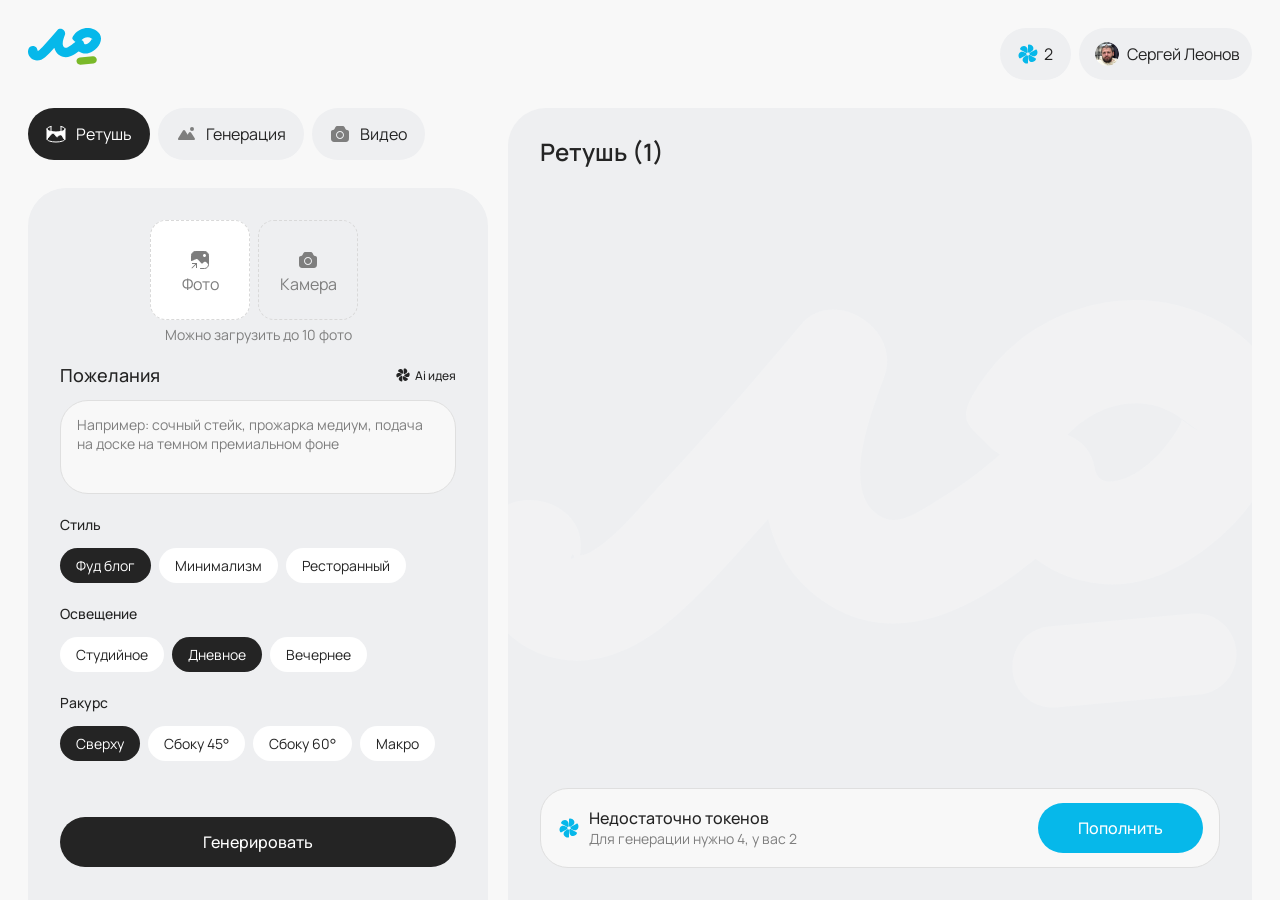
<file: index.html>
<!DOCTYPE html>
<html lang="ru">

<head>
	<meta charset="UTF-8">
	<meta name="viewport" content="width=device-width, initial-scale=1.0">
	<title>Главная</title>
	<link rel="stylesheet" href="css/style.css">
	<link rel="stylesheet" href="css/splide-core.min.css">
</head>

<body class="main_page">
	<header>
		<div class="container">
			<a href="index.html" class="logo">
				<img src="img/icons/logo.svg" alt="">
			</a>

			<a href="shop.html" class="generations">
				<img src="img/icons/generation-icon.svg" alt="">
				<span>2</span>
			</a>

			<a href="profile.html" class="profile">
				<div class="profile-avatar">
					<img src="img/avatar.png" alt="">
				</div>
				<div class="profile-nickname">Сергей Леонов</div>
			</a>

			<!--<a href="auth.html" class="auth">Войти</a>-->
		</div>
	</header>

	<main class="tab-system">
		<aside class="main-sidebar">
			<div class="head">
				<button class="tab-trigger component_tag _active" data-tab="retouch">
					<svg width="24" height="24" viewBox="0 0 24 24" fill="none" xmlns="http://www.w3.org/2000/svg">
						<path class="fill" d="M21 18V7L19 9L12 10L5 9L3 7V17L8 11.5H10L12.5 14.5H13.5L15.5 13H17.5L20 17L21 18Z"
							fill="#7E7E7E" />
						<path class="stroke"
							d="M3 17L6.03914 13.4543C7.24119 12.0519 7.84222 11.3507 8.58666 11.2437C8.82846 11.209 9.07458 11.2188 9.31284 11.2727C10.0464 11.4388 10.5896 12.1857 11.676 13.6794L11.9869 14.107C12.2379 14.4521 12.3633 14.6246 12.5031 14.7213C12.8185 14.9396 13.2311 14.9582 13.5649 14.7691C13.7128 14.6854 13.8533 14.5248 14.1342 14.2038C14.7172 13.5374 15.0088 13.2043 15.3126 13.0352C15.9993 12.6532 16.846 12.7087 17.4769 13.177C17.7562 13.3842 18.0017 13.7526 18.4929 14.4893L20.5 17.5"
							stroke="#7E7E7E" />
						<path class="stroke" d="M7 9.5V4.5M17 9.5V4.5" stroke="#7E7E7E" stroke-linecap="round" />
						<path class="stroke" d="M3 17V7M21 7V17" stroke="#7E7E7E" stroke-linecap="round" />
						<path class="stroke"
							d="M17.0198 4.50998C18.6218 4.86883 19.8353 5.38985 20.4812 5.99615C21.127 6.60244 21.1711 7.26189 20.6067 7.87715C20.0424 8.49242 18.8996 9.03091 17.347 9.41315C15.7944 9.79539 13.9143 10.0011 11.9842 10C10.054 9.99886 8.17609 9.79092 6.62756 9.40686C5.07902 9.0228 3.94192 8.48297 3.38408 7.86705C2.82624 7.25112 2.87721 6.59173 3.52947 5.9862C4.18173 5.38067 5.40073 4.86107 7.00654 4.50411"
							stroke="#7E7E7E" stroke-linecap="round" />
						<path class="stroke"
							d="M21 17C21 17.7956 20.0518 18.5587 18.364 19.1213C16.6761 19.6839 14.3869 20 12 20C9.61305 20 7.32387 19.6839 5.63604 19.1213C3.94821 18.5587 3 17.7956 3 17"
							stroke="#7E7E7E" />
					</svg>
					<span>Ретушь</span>
				</button>
				<button class="tab-trigger component_tag" data-tab="generation">
					<svg width="24" height="24" viewBox="0 0 24 24" fill="none" xmlns="http://www.w3.org/2000/svg">
						<circle class="stroke" cx="18" cy="7" r="1" stroke="#7E7E7E" stroke-width="2" stroke-linecap="round" />
						<path class="fill"
							d="M5.18601 18H14.814C15.7609 18 16.3348 16.9546 15.8264 16.1557L11.0124 8.5909C10.5408 7.84991 9.45915 7.84991 8.98761 8.59091L4.17361 16.1557C3.66524 16.9546 4.2391 18 5.18601 18Z"
							fill="#7E7E7E" />
						<path class="fill"
							d="M12.2422 18H19.7578C20.7162 18 21.2879 16.9318 20.7562 16.1344L16.9985 10.4977C16.5235 9.78521 15.4765 9.78521 15.0015 10.4977L11.2438 16.1344C10.7121 16.9318 11.2838 18 12.2422 18Z"
							fill="#7E7E7E" />
					</svg>
					<span>Генерация</span>
				</button>
				<button class="tab-trigger component_tag" data-tab="video">
					<svg width="24" height="24" viewBox="0 0 24 24" fill="none" xmlns="http://www.w3.org/2000/svg">
						<path class="fill"
							d="M14.5098 4C14.7551 4 14.878 3.99975 14.9912 4.0127C15.583 4.08048 16.1142 4.4092 16.4395 4.9082C16.5017 5.00375 16.5572 5.11341 16.667 5.33301L17.4873 6.97461C17.8013 7.60263 18.4434 7.99985 19.1455 8C20.1695 8 21 8.8305 21 9.85449V14.8574C21 16.8618 20.9997 17.8639 20.54 18.5957C20.3003 18.9773 19.9773 19.3003 19.5957 19.54C18.8639 19.9997 17.8618 20 15.8574 20H8.14258C6.13821 20 5.13605 19.9997 4.4043 19.54C4.02269 19.3003 3.69974 18.9773 3.45996 18.5957C3.00029 17.8639 3 16.8618 3 14.8574V9.85449C3 8.8305 3.8305 8 4.85449 8C5.55662 7.99985 6.19868 7.60263 6.5127 6.97461L7.33301 5.33301C7.44281 5.11341 7.49829 5.00375 7.56055 4.9082C7.88583 4.4092 8.417 4.08048 9.00879 4.0127C9.12205 3.99975 9.24493 4 9.49023 4H14.5098ZM12 9C9.79086 9 8 10.7909 8 13C8 15.2091 9.79086 17 12 17C14.2091 17 16 15.2091 16 13C16 10.7909 14.2091 9 12 9ZM12 10C13.6569 10 15 11.3431 15 13C15 14.6569 13.6569 16 12 16C10.3431 16 9 14.6569 9 13C9 11.3431 10.3431 10 12 10Z"
							fill="#7E7E7E" />
					</svg>
					<span>Видео</span>
				</button>
			</div>

			<div class="body">
				<section class="tab-content _active" data-tab="retouch">
					<div>
						<div class="actions">
							<label class="upload-photo">
								<input type="file" accept="image/*" multiple>
								<svg width="24" height="24" viewBox="0 0 24 24" fill="none" xmlns="http://www.w3.org/2000/svg">
									<mask id="mask0_142_7257" style="mask-type:alpha" maskUnits="userSpaceOnUse" x="3" y="3" width="18"
										height="18">
										<path
											d="M3 12C3 9.20435 3 7.80653 3.45672 6.7039C4.06569 5.23373 5.23373 4.06569 6.7039 3.45672C7.80653 3 9.20435 3 12 3C14.7956 3 16.1935 3 17.2961 3.45672C18.7663 4.06569 19.9343 5.23373 20.5433 6.7039C21 7.80653 21 9.20435 21 12V13.8C21 16.7998 21 18.2997 20.2361 19.3511C19.9893 19.6907 19.6907 19.9893 19.3511 20.2361C18.2997 21 16.7998 21 13.8 21H10.2C7.20021 21 5.70032 21 4.64886 20.2361C4.30928 19.9893 4.01065 19.6907 3.76393 19.3511C3 18.2997 3 16.7998 3 13.8V12Z"
											fill="black" />
									</mask>
									<g mask="url(#mask0_142_7257)">
										<path fill-rule="evenodd" clip-rule="evenodd"
											d="M13.012 -0.556386C16.7773 -0.765568 18.6601 -0.870003 19.8949 0.234629C21.1296 1.33941 21.2345 3.22215 21.4437 6.98756L21.9495 16.0901C21.977 16.5839 21.5838 17.0002 21.0892 17.0003C21.0321 17.0003 20.9772 16.9772 20.9368 16.9368L18.971 14.971C18.4533 14.4533 18.1941 14.1939 17.9173 14.051C17.3421 13.7543 16.6586 13.7544 16.0833 14.051C15.8064 14.1939 15.5466 14.453 15.0286 14.971C14.7596 15.24 14.6247 15.3744 14.4818 15.4465C14.1846 15.5966 13.8327 15.5889 13.5423 15.426C13.4026 15.3477 13.2733 15.2077 13.0159 14.927L11.3226 13.0794C10.1601 11.8112 9.5786 11.1767 8.91536 11.0569C8.25207 10.9373 7.22577 11.4604 5.17415 12.5061C4.59542 12.8011 4.01483 13.0001 3.50032 13.0003C3.50032 12.2397 3.42783 10.1771 3.33821 7.91334C3.18995 4.1685 3.11534 2.2954 4.21712 1.08326C5.31917 -0.12887 7.1823 -0.232241 10.9075 -0.439199L13.012 -0.556386ZM16.5003 6.00025C15.6719 6.00025 15.0003 6.67183 15.0003 7.50025C15.0005 8.32852 15.672 9.00025 16.5003 9.00025C17.3284 9.00002 18.0001 8.32838 18.0003 7.50025C18.0003 6.67197 17.3285 6.00049 16.5003 6.00025Z"
											fill="#7E7E7E" />
									</g>
									<path
										d="M12.5 20.5H16.5C18.7091 20.5 20.5 18.7091 20.5 16.5V7.5C20.5 5.29086 18.7091 3.5 16.5 3.5H7.5C5.29086 3.5 3.5 5.29086 3.5 7.5V12.5"
										stroke="#7E7E7E" stroke-linecap="round" />
									<path
										d="M8.5 15.5V15H9V15.5H8.5ZM4.35355 20.3536C4.15829 20.5488 3.84171 20.5488 3.64645 20.3536C3.45118 20.1583 3.45118 19.8417 3.64645 19.6464L4 20L4.35355 20.3536ZM8.5 20H8V15.5H8.5H9V20H8.5ZM8.5 15.5V16H4V15.5V15H8.5V15.5ZM8.5 15.5L8.85355 15.8536L4.35355 20.3536L4 20L3.64645 19.6464L8.14645 15.1464L8.5 15.5Z"
										fill="#7E7E7E" />
								</svg>
								<span>Фото</span>
							</label>
							<label class="take-photo">
								<input type="file">
								<svg width="24" height="24" viewBox="0 0 24 24" fill="none" xmlns="http://www.w3.org/2000/svg">
									<path
										d="M14.5098 4C14.7551 4 14.878 3.99975 14.9912 4.0127C15.583 4.08048 16.1142 4.4092 16.4395 4.9082C16.5017 5.00375 16.5572 5.11341 16.667 5.33301L17.4873 6.97461C17.8013 7.60263 18.4434 7.99985 19.1455 8C20.1695 8 21 8.8305 21 9.85449V14.8574C21 16.8618 20.9997 17.8639 20.54 18.5957C20.3003 18.9773 19.9773 19.3003 19.5957 19.54C18.8639 19.9997 17.8618 20 15.8574 20H8.14258C6.13821 20 5.13605 19.9997 4.4043 19.54C4.02269 19.3003 3.69974 18.9773 3.45996 18.5957C3.00029 17.8639 3 16.8618 3 14.8574V9.85449C3 8.8305 3.8305 8 4.85449 8C5.55662 7.99985 6.19868 7.60263 6.5127 6.97461L7.33301 5.33301C7.44281 5.11341 7.49829 5.00375 7.56055 4.9082C7.88583 4.4092 8.417 4.08048 9.00879 4.0127C9.12205 3.99975 9.24493 4 9.49023 4H14.5098ZM12 9C9.79086 9 8 10.7909 8 13C8 15.2091 9.79086 17 12 17C14.2091 17 16 15.2091 16 13C16 10.7909 14.2091 9 12 9ZM12 10C13.6569 10 15 11.3431 15 13C15 14.6569 13.6569 16 12 16C10.3431 16 9 14.6569 9 13C9 11.3431 10.3431 10 12 10Z"
										fill="#7E7E7E" />
								</svg>
								<span>Камера</span>
							</label>
							<label class="extra-upload-photo">
								<input type="file" accept="image/*" multiple>
								<svg width="24" height="24" viewBox="0 0 24 24" fill="none" xmlns="http://www.w3.org/2000/svg">
									<path d="M12 6L12 18" stroke="#7E7E7E" stroke-linecap="round" />
									<path d="M18 12L6 12" stroke="#7E7E7E" stroke-linecap="round" />
								</svg>
								<span>Еще</span>
							</label>
							<div class="preview"></div>
						</div>
						<div class="uploader-text">Можно загрузить до 10 фото</div>
					</div>

					<div class="group">
						<div class="group-head">
							<div class="group-title-big">Пожелания</div>
							<button class="ai-idea">
								<img src="img/icons/generation-icon-black.svg" loading="lazy" alt="">
								<span>Ai идея</span>
							</button>
						</div>
						<textarea name="" id="" required
							placeholder="Например: сочный стейк, прожарка медиум, подача на доске на темном премиальном фоне"></textarea>
					</div>

					<div class="group">
						<div class="group-title-small">Стиль</div>
						<div class="tags">
							<label class="component_tag">
								<input type="radio" name="retouch_style" checked>
								<span>Фуд блог</span>
							</label>
							<label class="component_tag">
								<input type="radio" name="retouch_style">
								<span>Минимализм</span>
							</label>
							<label class="component_tag">
								<input type="radio" name="retouch_style">
								<span>Ресторанный</span>
							</label>
						</div>
					</div>

					<div class="group">
						<div class="group-title-small">Освещение</div>
						<div class="tags">
							<label class="component_tag">
								<input type="radio" name="retouch_light">
								<span>Студийное</span>
							</label>
							<label class="component_tag">
								<input type="radio" name="retouch_light" checked>
								<span>Дневное</span>
							</label>
							<label class="component_tag">
								<input type="radio" name="retouch_light">
								<span>Вечернее</span>
							</label>
						</div>
					</div>

					<div class="group">
						<div class="group-title-small">Ракурс</div>
						<div class="tags">
							<label class="component_tag">
								<input type="radio" name="retouch_angle" checked>
								<span>Сверху</span>
							</label>
							<label class="component_tag">
								<input type="radio" name="retouch_angle">
								<span>Сбоку 45°</span>
							</label>
							<label class="component_tag">
								<input type="radio" name="retouch_angle">
								<span>Сбоку 60°</span>
							</label>
							<label class="component_tag">
								<input type="radio" name="retouch_angle">
								<span>Макро</span>
							</label>
						</div>
					</div>

					<button class="submit" id="retouch_generator" type="button">Генерировать</button>
				</section>

				<section class="tab-content" data-tab="generation">
					<div class="group">
						<div class="group-title-big">Название блюда</div>
						<input type="text" placeholder="Например: стейк рибай" required>
					</div>

					<div class="group">
						<div class="group-head">
							<div class="group-title-big">Название блюда</div>
							<button class="ai-idea">
								<img src="img/icons/generation-icon-black.svg" loading="lazy" alt="">
								<span>Ai идея</span>
							</button>
						</div>
						<textarea name="" id="" required
							placeholder="Например: сочный стейк, прожарка медиум, подача на доске на темном премиальном фоне"></textarea>
					</div>

					<div class="group">
						<div class="group-title-small">Стиль</div>
						<div class="tags">
							<label class="component_tag">
								<input type="radio" name="generation_style" checked>
								<span>Фуд блог</span>
							</label>
							<label class="component_tag">
								<input type="radio" name="generation_style">
								<span>Минимализм</span>
							</label>
							<label class="component_tag">
								<input type="radio" name="generation_style">
								<span>Ресторанный</span>
							</label>
						</div>
					</div>

					<div class="group">
						<div class="group-title-small">Освещение</div>
						<div class="tags">
							<label class="component_tag">
								<input type="radio" name="generation_light">
								<span>Студийное</span>
							</label>
							<label class="component_tag">
								<input type="radio" name="generation_light" checked>
								<span>Дневное</span>
							</label>
							<label class="component_tag">
								<input type="radio" name="generation_light">
								<span>Вечернее</span>
							</label>
						</div>
					</div>

					<div class="group">
						<div class="group-title-small">Ракурс</div>
						<div class="tags">
							<label class="component_tag">
								<input type="radio" name="generation_angle" checked>
								<span>Сверху</span>
							</label>
							<label class="component_tag">
								<input type="radio" name="generation_angle">
								<span>Сбоку 45°</span>
							</label>
							<label class="component_tag">
								<input type="radio" name="generation_angle">
								<span>Сбоку 60°</span>
							</label>
							<label class="component_tag">
								<input type="radio" name="angle">
								<span>Макро</span>
							</label>
						</div>
					</div>

					<div class="group">
						<div class="group-title-small">Количество фото за раз</div>
						<div class="tags">
							<label class="component_tag">
								<input type="radio" name="generation_count">
								<span>1</span>
							</label>
							<label class="component_tag">
								<input type="radio" name="generation_count">
								<span>2</span>
							</label>
							<label class="component_tag">
								<input type="radio" name="generation_count" checked>
								<span>3</span>
							</label>
							<label class="component_tag">
								<input type="radio" name="generation_count">
								<span>4</span>
							</label>
						</div>
					</div>

					<button class="submit" id="generation_generator" type="button">Генерировать</button>
				</section>

				<section class="tab-content" data-tab="video"></section>
			</div>
		</aside>

		<div class="not-enough-panel _mobile">
			<img src="img/icons/generation-icon.svg" loading="lazy" alt="">
			<div class="not-enough-panel__content">
				<span class="not-enough-panel__title">Недостаточно токенов</span>
				<span class="not-enough-panel__text">Для генерации нужно 4, у вас 2</span>
			</div>
			<button class="not-enough-panel__button auth-modal-trigger">Пополнить</button>
		</div>

		<section class="main-content">
			<section class="tab-content _active" data-tab="retouch">
				<h2 class="title">Ретушь (1)</h2>
				<div class="gallery" id="retouch_gallery"></div>
			</section>

			<section class="tab-content" data-tab="generation">
				<h2 class="title">Генерация (1)</h2>
				<div class="gallery" id="generation_gallery">
					<div class="photo">
						<img src="img/food-1.png" loading="lazy" alt="">
					</div>
					<div class="photo">
						<img src="img/food-2.png" loading="lazy" alt="">
					</div>
					<div class="photo">
						<img src="img/food-3.png" loading="lazy" alt="">
					</div>
				</div>
			</section>

			<section class="tab-content" data-tab="video">
			</section>

			<div class="not-enough-panel _desktop">
				<img src="img/icons/generation-icon.svg" loading="lazy" alt="">
				<div class="not-enough-panel__content">
					<span class="not-enough-panel__title">Недостаточно токенов</span>
					<span class="not-enough-panel__text">Для генерации нужно 4, у вас 2</span>
				</div>
				<button class="not-enough-panel__button auth-modal-trigger">Пополнить</button>
			</div>
		</section>
	</main>

	<section class="modal auth-modal">
		<div class="modal__body">
			<form action="#" class="form" id="login">
				<div>
					<h3 class="title">Авторизация</h3>
					<div class="subtitle">Для доступа к сервису необходимо войти</div>
				</div>
				<div class="group">
					<div class="group-title">Ваша почта</div>
					<input type="email" required placeholder="chef@lolo.ai">
				</div>

				<div class="group">
					<div class="group-title">Пароль</div>
					<label class="input-container">
						<input type="password" required placeholder="****">
						<button class="eye-opened" type="button">
							<svg width="24" height="24" viewBox="0 0 24 24" fill="none" xmlns="http://www.w3.org/2000/svg">
								<g opacity="0.4">
									<path
										d="M12.0004 5C16.7314 5.00015 19.6355 8.19768 21.0209 10.2705C21.4857 10.9661 21.7178 11.3145 21.6966 11.957C21.6755 12.5995 21.4089 12.9469 20.8754 13.6416C19.2863 15.7106 16.1132 18.9998 12.0004 19C7.88739 19 4.7135 15.7106 3.12437 13.6416C2.59088 12.947 2.32427 12.5994 2.30308 11.957C2.28193 11.3145 2.51399 10.9661 2.97887 10.2705C4.36419 8.19764 7.26898 5 12.0004 5ZM12.0004 8C9.79121 8 8.00035 9.79086 8.00035 12C8.00035 14.2091 9.79121 16 12.0004 16C14.2093 15.9998 16.0004 14.209 16.0004 12C16.0004 9.79097 14.2093 8.00018 12.0004 8Z"
										fill="#7E7E7E" />
								</g>
							</svg>
						</button>
						<button class="eye-closed" type="button">
							<svg width="24" height="24" viewBox="0 0 24 24" fill="none" xmlns="http://www.w3.org/2000/svg">
								<path d="M4 10C9.09997 12.2312 14.9 12.2312 20 10" stroke="#222222" stroke-linecap="round" />
								<path d="M12 12V15" stroke="#222222" stroke-linecap="round" />
								<path d="M6 11.3L5 12.9" stroke="#222222" stroke-linecap="round" />
								<path d="M18 11.3L19 12.9" stroke="#222222" stroke-linecap="round" />
							</svg>
						</button>
					</label>
				</div>

				<div class="group">
					<button class="button">Войти</button>
					<div class="pp">
						Продолжая, вы подтверждаете свое согласие с
						<a href="">правилами пользования</a> и
						<a href="">политикой конфиденциальности</a>
					</div>
				</div>

				<div class="register">
					<span>Нет акаунта?</span>
					<button type="button" class="link">Зарегистрироваться</button>
				</div>
			</form>

			<form action="#" class="form" id="register">
				<div>
					<h3 class="title">Регистрация</h3>
					<div class="subtitle">Для доступа к сервису необходимо войти</div>
				</div>

				<div class="group">
					<div class="group-title">Ваше имя</div>
					<input required placeholder="Гордон Рамзи">
				</div>

				<div class="group">
					<div class="group-title">Ваша почта</div>
					<input type="email" required placeholder="chef@lolo.ai">
				</div>

				<div class="group">
					<div class="group-title">Пароль</div>
					<label class="input-container">
						<input type="password" required placeholder="****">
						<button class="eye-opened" type="button">
							<svg width="24" height="24" viewBox="0 0 24 24" fill="none" xmlns="http://www.w3.org/2000/svg">
								<g opacity="0.4">
									<path
										d="M12.0004 5C16.7314 5.00015 19.6355 8.19768 21.0209 10.2705C21.4857 10.9661 21.7178 11.3145 21.6966 11.957C21.6755 12.5995 21.4089 12.9469 20.8754 13.6416C19.2863 15.7106 16.1132 18.9998 12.0004 19C7.88739 19 4.7135 15.7106 3.12437 13.6416C2.59088 12.947 2.32427 12.5994 2.30308 11.957C2.28193 11.3145 2.51399 10.9661 2.97887 10.2705C4.36419 8.19764 7.26898 5 12.0004 5ZM12.0004 8C9.79121 8 8.00035 9.79086 8.00035 12C8.00035 14.2091 9.79121 16 12.0004 16C14.2093 15.9998 16.0004 14.209 16.0004 12C16.0004 9.79097 14.2093 8.00018 12.0004 8Z"
										fill="#7E7E7E" />
								</g>
							</svg>
						</button>
						<button class="eye-closed" type="button">
							<svg width="24" height="24" viewBox="0 0 24 24" fill="none" xmlns="http://www.w3.org/2000/svg">
								<path d="M4 10C9.09997 12.2312 14.9 12.2312 20 10" stroke="#222222" stroke-linecap="round" />
								<path d="M12 12V15" stroke="#222222" stroke-linecap="round" />
								<path d="M6 11.3L5 12.9" stroke="#222222" stroke-linecap="round" />
								<path d="M18 11.3L19 12.9" stroke="#222222" stroke-linecap="round" />
							</svg>
						</button>
					</label>
				</div>

				<div class="group">
					<button class="button">Войти</button>
					<div class="pp">
						Продолжая, вы подтверждаете свое согласие с
						<a href="">правилами пользования</a> и
						<a href="">политикой конфиденциальности</a>
					</div>
				</div>

				<div class="register">
					<span>У меня есть акаунт</span>
					<button type="button" class="link">Войти</button>
				</div>
			</form>
		</div>
	</section>

	<script src="js/index.js"></script>
</body>

</html>
</file>
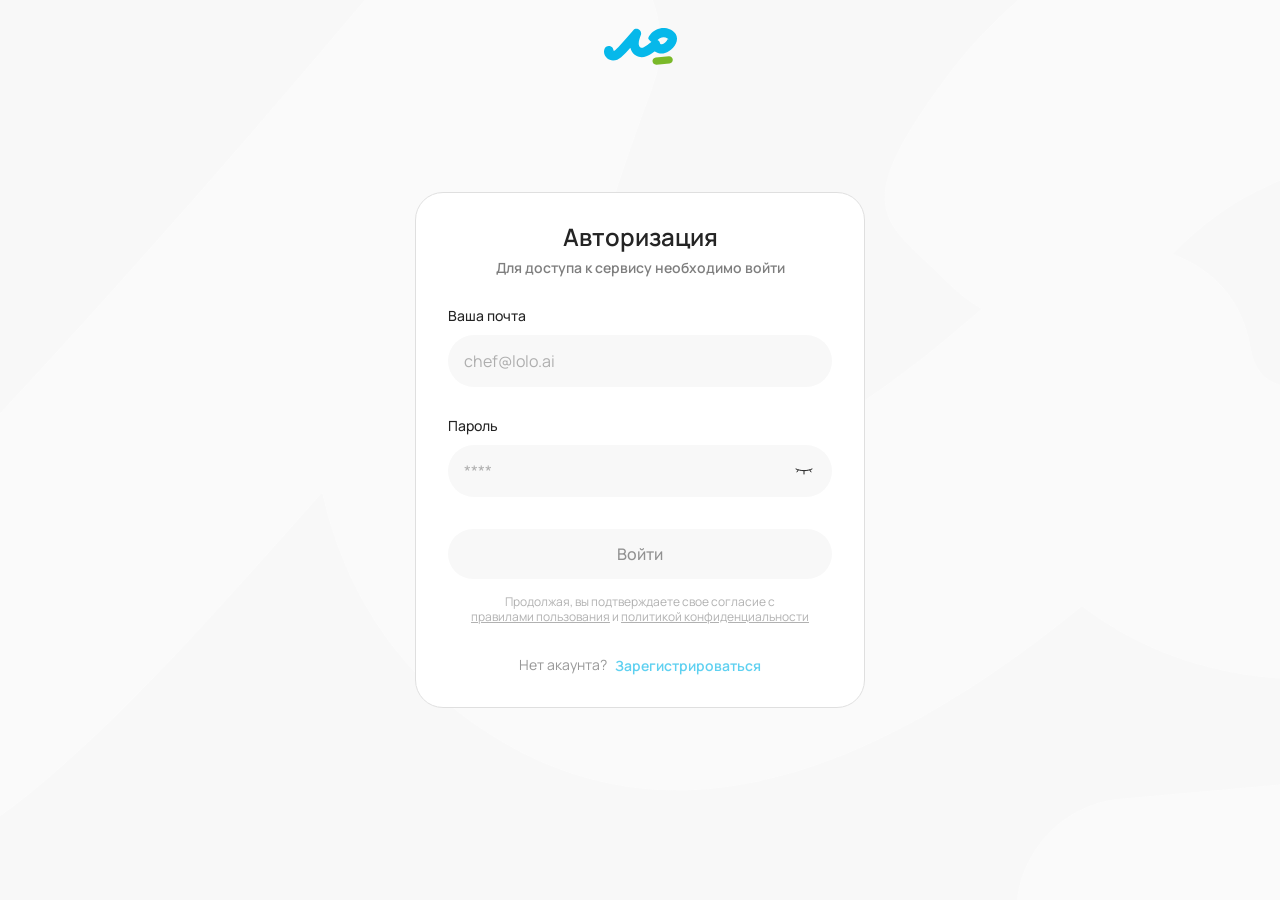
<file: auth.html>
<!DOCTYPE html>
<html lang="ru">

<head>
	<meta charset="UTF-8">
	<meta name="viewport" content="width=device-width, initial-scale=1.0">
	<title>Авторизация</title>
	<link rel="stylesheet" href="css/style.css">
	<link rel="stylesheet" href="css/splide-core.min.css">
</head>

<body class="auth_page">
	<header>
		<div class="container">
			<div class="logo">
				<img src="img/icons/logo.svg" alt="">
			</div>
		</div>
	</header>

	<section class="modal auth-modal _always-open">
		<div class="modal__body">
			<form action="#" class="form" id="login">
				<div>
					<h3 class="title">Авторизация</h3>
					<div class="subtitle">Для доступа к сервису необходимо войти</div>
				</div>
				<div class="group">
					<div class="group-title">Ваша почта</div>
					<input type="email" required placeholder="chef@lolo.ai">
				</div>

				<div class="group">
					<div class="group-title">Пароль</div>
					<label class="input-container">
						<input type="password" required placeholder="****">
						<button class="eye-opened" type="button">
							<svg width="24" height="24" viewBox="0 0 24 24" fill="none" xmlns="http://www.w3.org/2000/svg">
								<g opacity="0.4">
									<path
										d="M12.0004 5C16.7314 5.00015 19.6355 8.19768 21.0209 10.2705C21.4857 10.9661 21.7178 11.3145 21.6966 11.957C21.6755 12.5995 21.4089 12.9469 20.8754 13.6416C19.2863 15.7106 16.1132 18.9998 12.0004 19C7.88739 19 4.7135 15.7106 3.12437 13.6416C2.59088 12.947 2.32427 12.5994 2.30308 11.957C2.28193 11.3145 2.51399 10.9661 2.97887 10.2705C4.36419 8.19764 7.26898 5 12.0004 5ZM12.0004 8C9.79121 8 8.00035 9.79086 8.00035 12C8.00035 14.2091 9.79121 16 12.0004 16C14.2093 15.9998 16.0004 14.209 16.0004 12C16.0004 9.79097 14.2093 8.00018 12.0004 8Z"
										fill="#7E7E7E" />
								</g>
							</svg>
						</button>
						<button class="eye-closed" type="button">
							<svg width="24" height="24" viewBox="0 0 24 24" fill="none" xmlns="http://www.w3.org/2000/svg">
								<path d="M4 10C9.09997 12.2312 14.9 12.2312 20 10" stroke="#222222" stroke-linecap="round" />
								<path d="M12 12V15" stroke="#222222" stroke-linecap="round" />
								<path d="M6 11.3L5 12.9" stroke="#222222" stroke-linecap="round" />
								<path d="M18 11.3L19 12.9" stroke="#222222" stroke-linecap="round" />
							</svg>
						</button>
					</label>
				</div>

				<div class="group">
					<button class="button">Войти</button>
					<div class="pp">
						Продолжая, вы подтверждаете свое согласие с
						<a href="">правилами пользования</a> и
						<a href="">политикой конфиденциальности</a>
					</div>
				</div>

				<div class="register">
					<span>Нет акаунта?</span>
					<button type="button" class="link">Зарегистрироваться</button>
				</div>
			</form>

			<form action="#" class="form" id="register">
				<div>
					<h3 class="title">Регистрация</h3>
					<div class="subtitle">Для доступа к сервису необходимо войти</div>
				</div>

				<div class="group">
					<div class="group-title">Ваше имя</div>
					<input required placeholder="Гордон Рамзи">
				</div>

				<div class="group">
					<div class="group-title">Ваша почта</div>
					<input type="email" required placeholder="chef@lolo.ai">
				</div>

				<div class="group">
					<div class="group-title">Пароль</div>
					<label class="input-container">
						<input type="password" required placeholder="****">
						<button class="eye-opened" type="button">
							<svg width="24" height="24" viewBox="0 0 24 24" fill="none" xmlns="http://www.w3.org/2000/svg">
								<g opacity="0.4">
									<path
										d="M12.0004 5C16.7314 5.00015 19.6355 8.19768 21.0209 10.2705C21.4857 10.9661 21.7178 11.3145 21.6966 11.957C21.6755 12.5995 21.4089 12.9469 20.8754 13.6416C19.2863 15.7106 16.1132 18.9998 12.0004 19C7.88739 19 4.7135 15.7106 3.12437 13.6416C2.59088 12.947 2.32427 12.5994 2.30308 11.957C2.28193 11.3145 2.51399 10.9661 2.97887 10.2705C4.36419 8.19764 7.26898 5 12.0004 5ZM12.0004 8C9.79121 8 8.00035 9.79086 8.00035 12C8.00035 14.2091 9.79121 16 12.0004 16C14.2093 15.9998 16.0004 14.209 16.0004 12C16.0004 9.79097 14.2093 8.00018 12.0004 8Z"
										fill="#7E7E7E" />
								</g>
							</svg>
						</button>
						<button class="eye-closed" type="button">
							<svg width="24" height="24" viewBox="0 0 24 24" fill="none" xmlns="http://www.w3.org/2000/svg">
								<path d="M4 10C9.09997 12.2312 14.9 12.2312 20 10" stroke="#222222" stroke-linecap="round" />
								<path d="M12 12V15" stroke="#222222" stroke-linecap="round" />
								<path d="M6 11.3L5 12.9" stroke="#222222" stroke-linecap="round" />
								<path d="M18 11.3L19 12.9" stroke="#222222" stroke-linecap="round" />
							</svg>
						</button>
					</label>
				</div>

				<div class="group">
					<button class="button">Войти</button>
					<div class="pp">
						Продолжая, вы подтверждаете свое согласие с
						<a href="">правилами пользования</a> и
						<a href="">политикой конфиденциальности</a>
					</div>
				</div>

				<div class="register">
					<span>У меня есть акаунт</span>
					<button type="button" class="link">Войти</button>
				</div>
			</form>
		</div>
	</section>

	<script src="js/index.js"></script>
</body>

</html>
</file>
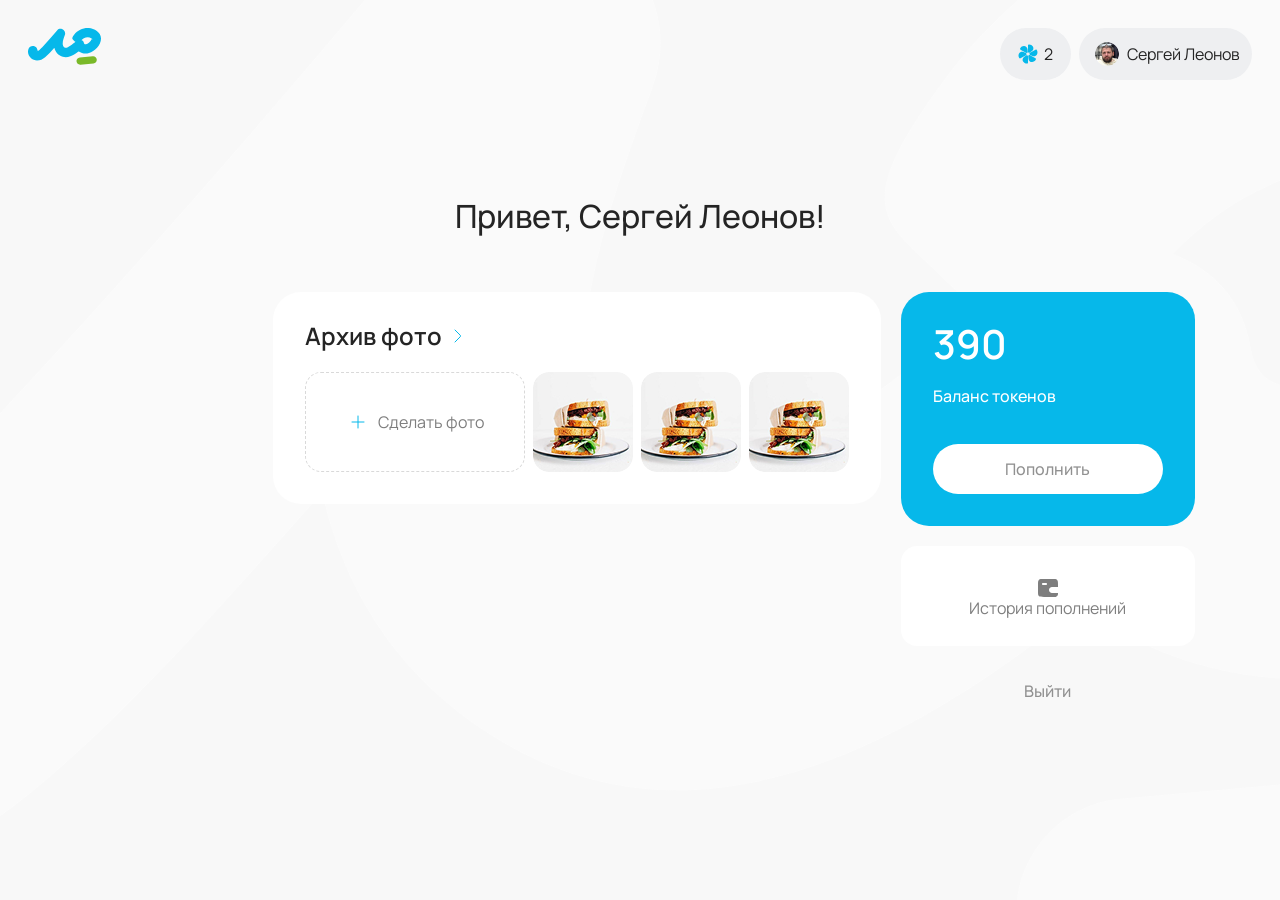
<file: profile.html>
<!DOCTYPE html>
<html lang="ru">

<head>
	<meta charset="UTF-8">
	<meta name="viewport" content="width=device-width, initial-scale=1.0">
	<title>Профиль</title>
	<link rel="stylesheet" href="css/style.css">
	<link rel="stylesheet" href="css/splide-core.min.css">
</head>

<body class="profile_page">
	<header>
		<div class="container">
			<a href="index.html" class="logo">
				<img src="img/icons/logo.svg" alt="">
			</a>

			<a href="" class="generations">
				<img src="img/icons/generation-icon.svg" alt="">
				<span>2</span>
			</a>
			<a href="profile.html" class="profile">
				<div class="profile-avatar">
					<img src="img/avatar.png" alt="">
				</div>
				<div class="profile-nickname">Сергей Леонов</div>
			</a>
		</div>
	</header>

	<main>
		<div class="container">
			<h1 class="title">Привет, Сергей Леонов!</h1>
		</div>

		<section class="info">
			<div class="container">
				<article class="balance _mobile">
					<div>
						<div class="balance__count">390</div>
						<div class="balance__text">Баланс токенов</div>
					</div>
					<a href="shop.html" class="balance__button">Пополнить</a>
				</article>

				<div class="left">
					<h2 class="archive-title">
						Архив фото
						<svg width="24" height="24" viewBox="0 0 24 24" fill="none" xmlns="http://www.w3.org/2000/svg">
							<path d="M9 6L14.2929 11.2929C14.6834 11.6834 14.6834 12.3166 14.2929 12.7071L9 18" stroke="#06B8EA"
								stroke-linecap="round" stroke-linejoin="round" />
						</svg>
					</h2>
					<div class="gallery">
						<a href="index.html" class="take-photo">
							<svg width="24" height="24" viewBox="0 0 24 24" fill="none" xmlns="http://www.w3.org/2000/svg">
								<path d="M12 6L12 18" stroke="#06B8EA" stroke-linecap="round" />
								<path d="M18 12L6 12" stroke="#06B8EA" stroke-linecap="round" />
							</svg>
							<span>Сделать фото</span>
						</a>
						<img src="img/food-5.png" loading="lazy" alt="">
						<img src="img/food-5.png" loading="lazy" alt="">
						<img src="img/food-5.png" loading="lazy" alt="">
					</div>
				</div>
				<div class="right">
					<article class="balance _desktop">
						<div class="balance__count">390</div>
						<div class="balance__text">Баланс токенов</div>
						<a href="shop.html" class="balance__button">Пополнить</a>
					</article>
					<a href="" class="history">
						<svg width="24" height="24" viewBox="0 0 24 24" fill="none" xmlns="http://www.w3.org/2000/svg">
							<path
								d="M16 3C18.8284 3 20.2424 3.00023 21.1211 3.87891C21.9998 4.75759 22 6.17157 22 9V11H16C14.3431 11 13 12.3431 13 14C13 15.6569 14.3431 17 16 17H22C22 17.93 21.9997 18.3949 21.8975 18.7764C21.6201 19.8116 20.8116 20.6201 19.7764 20.8975C19.3949 20.9997 18.93 21 18 21H8C5.17157 21 3.75759 20.9998 2.87891 20.1211C2.00023 19.2424 2 17.8284 2 15V9C2 6.17157 2.00023 4.75759 2.87891 3.87891C3.75759 3.00023 5.17157 3 8 3H16ZM7 7C6.44772 7 6 7.44772 6 8C6 8.55228 6.44772 9 7 9H10C10.5523 9 11 8.55228 11 8C11 7.44772 10.5523 7 10 7H7Z"
								fill="#7E7E7E" />
							<path d="M17 14H16" stroke="white" stroke-width="2" stroke-linecap="round" />
						</svg>
						<span>История пополнений</span>
					</a>
					<a href="auth.html" class="logout">Выйти</a>
				</div>
			</div>
		</section>
	</main>

	<script src="js/index.js"></script>
</body>

</html>
</file>
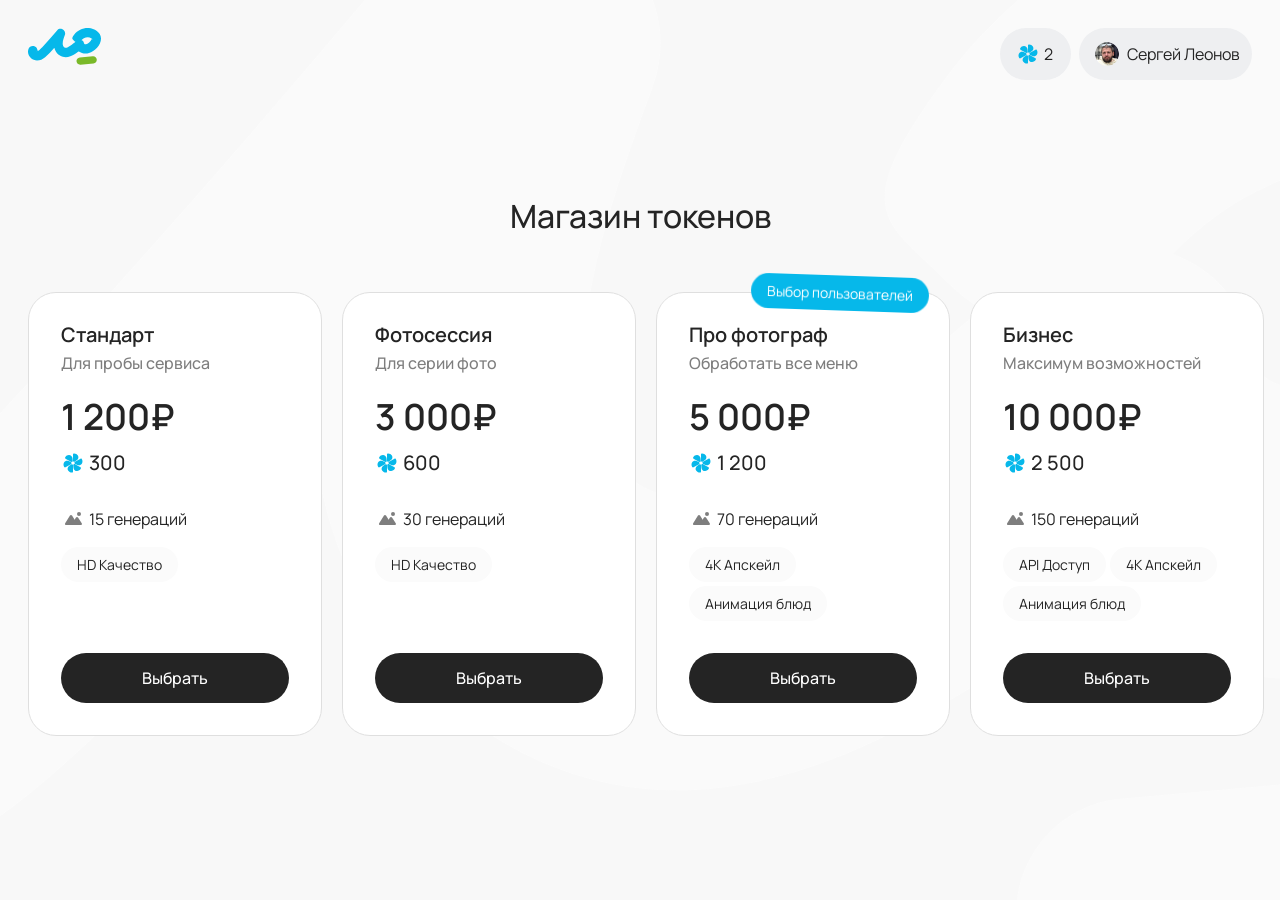
<file: shop.html>
<!DOCTYPE html>
<html lang="ru">

<head>
	<meta charset="UTF-8">
	<meta name="viewport" content="width=device-width, initial-scale=1.0">
	<title>Профиль</title>
	<link rel="stylesheet" href="css/style.css">
	<link rel="stylesheet" href="css/splide-core.min.css">
</head>

<body class="shop_page">
	<header>
		<div class="container">
			<a href="index.html" class="logo">
				<img src="img/icons/logo.svg" alt="">
			</a>

			<a href="shop.html" class="generations">
				<img src="img/icons/generation-icon.svg" alt="">
				<span>2</span>
			</a>
			<a href="profile.html" class="profile">
				<div class="profile-avatar">
					<img src="img/avatar.png" alt="">
				</div>
				<div class="profile-nickname">Сергей Леонов</div>
			</a>
		</div>
	</header>

	<main>
		<h1 class="title">Магазин токенов</h1>

		<section class="cases splide" id="tariff_splide">
			<div class="container">
				<div class="splide__track">
					<div class="splide__list">
						<article class="card splide__slide">
							<h2 class="name">Стандарт</h2>
							<div class="info">Для пробы сервиса</div>
							<div class="price">1 200₽</div>
							<div class="points">
								<img src="img/icons/generation-icon.svg" alt="">
								<span>300</span>
							</div>
							<div class="count">
								<svg width="24" height="24" viewBox="0 0 24 24" fill="none" xmlns="http://www.w3.org/2000/svg">
									<circle cx="18" cy="7" r="1" stroke="#7E7E7E" stroke-width="2" stroke-linecap="round" />
									<path
										d="M5.18601 18H14.814C15.7609 18 16.3348 16.9546 15.8264 16.1557L11.0124 8.5909C10.5408 7.84991 9.45915 7.84991 8.98761 8.59091L4.17361 16.1557C3.66524 16.9546 4.2391 18 5.18601 18Z"
										fill="#7E7E7E" />
									<path
										d="M12.2422 18H19.7578C20.7162 18 21.2879 16.9318 20.7562 16.1344L16.9985 10.4977C16.5235 9.78521 15.4765 9.78521 15.0015 10.4977L11.2438 16.1344C10.7121 16.9318 11.2838 18 12.2422 18Z"
										fill="#7E7E7E" />
								</svg>
								<span>15 генераций</span>
							</div>
							<div class="tags">
								<div class="tag">HD Качество</div>
							</div>
							<button class="select">Выбрать</button>
						</article>
						<article class="card splide__slide">
							<h2 class="name">Фотосессия</h2>
							<div class="info">Для серии фото</div>
							<div class="price">3 000₽</div>
							<div class="points">
								<img src="img/icons/generation-icon.svg" alt="">
								<span>600</span>
							</div>
							<div class="count">
								<svg width="24" height="24" viewBox="0 0 24 24" fill="none" xmlns="http://www.w3.org/2000/svg">
									<circle cx="18" cy="7" r="1" stroke="#7E7E7E" stroke-width="2" stroke-linecap="round" />
									<path
										d="M5.18601 18H14.814C15.7609 18 16.3348 16.9546 15.8264 16.1557L11.0124 8.5909C10.5408 7.84991 9.45915 7.84991 8.98761 8.59091L4.17361 16.1557C3.66524 16.9546 4.2391 18 5.18601 18Z"
										fill="#7E7E7E" />
									<path
										d="M12.2422 18H19.7578C20.7162 18 21.2879 16.9318 20.7562 16.1344L16.9985 10.4977C16.5235 9.78521 15.4765 9.78521 15.0015 10.4977L11.2438 16.1344C10.7121 16.9318 11.2838 18 12.2422 18Z"
										fill="#7E7E7E" />
								</svg>
								<span>30 генераций</span>
							</div>
							<div class="tags">
								<div class="tag">HD Качество</div>
							</div>
							<button class="select">Выбрать</button>
						</article>
						<article class="card splide__slide">
							<div class="user-like">Выбор пользователей</div>
							<h2 class="name">Про фотограф</h2>
							<div class="info">Обработать все меню</div>
							<div class="price">5 000₽</div>
							<div class="points">
								<img src="img/icons/generation-icon.svg" alt="">
								<span>1 200</span>
							</div>
							<div class="count">
								<svg width="24" height="24" viewBox="0 0 24 24" fill="none" xmlns="http://www.w3.org/2000/svg">
									<circle cx="18" cy="7" r="1" stroke="#7E7E7E" stroke-width="2" stroke-linecap="round" />
									<path
										d="M5.18601 18H14.814C15.7609 18 16.3348 16.9546 15.8264 16.1557L11.0124 8.5909C10.5408 7.84991 9.45915 7.84991 8.98761 8.59091L4.17361 16.1557C3.66524 16.9546 4.2391 18 5.18601 18Z"
										fill="#7E7E7E" />
									<path
										d="M12.2422 18H19.7578C20.7162 18 21.2879 16.9318 20.7562 16.1344L16.9985 10.4977C16.5235 9.78521 15.4765 9.78521 15.0015 10.4977L11.2438 16.1344C10.7121 16.9318 11.2838 18 12.2422 18Z"
										fill="#7E7E7E" />
								</svg>
								<span>70 генераций</span>
							</div>
							<div class="tags">
								<div class="tag">4K Апскейл</div>
								<div class="tag">Анимация блюд</div>
							</div>
							<button class="select">Выбрать</button>
						</article>
						<article class="card splide__slide">
							<h2 class="name">Бизнес</h2>
							<div class="info">Максимум возможностей</div>
							<div class="price">10 000₽</div>
							<div class="points">
								<img src="img/icons/generation-icon.svg" alt="">
								<span>2 500</span>
							</div>
							<div class="count">
								<svg width="24" height="24" viewBox="0 0 24 24" fill="none" xmlns="http://www.w3.org/2000/svg">
									<circle cx="18" cy="7" r="1" stroke="#7E7E7E" stroke-width="2" stroke-linecap="round" />
									<path
										d="M5.18601 18H14.814C15.7609 18 16.3348 16.9546 15.8264 16.1557L11.0124 8.5909C10.5408 7.84991 9.45915 7.84991 8.98761 8.59091L4.17361 16.1557C3.66524 16.9546 4.2391 18 5.18601 18Z"
										fill="#7E7E7E" />
									<path
										d="M12.2422 18H19.7578C20.7162 18 21.2879 16.9318 20.7562 16.1344L16.9985 10.4977C16.5235 9.78521 15.4765 9.78521 15.0015 10.4977L11.2438 16.1344C10.7121 16.9318 11.2838 18 12.2422 18Z"
										fill="#7E7E7E" />
								</svg>
								<span>150 генераций</span>
							</div>
							<div class="tags">
								<div class="tag">API Доступ</div>
								<div class="tag">4K Апскейл</div>
								<div class="tag">Анимация блюд</div>
							</div>
							<button class="select">Выбрать</button>
						</article>
					</div>
				</div>
			</div>
		</section>
	</main>

	<script src="js/index.js"></script>
</body>

</html>
</file>
<file: css/style.css>
@import"https://fonts.googleapis.com/css2?family=Manrope:wght@200..800&display=swap";*{padding:0;margin:0;border:0}*,*:before,*:after{box-sizing:border-box}:focus,:active{outline:none}a:focus,a:active{outline:none}nav,footer,header,aside{display:block}html,body{font-size:100%;line-height:1;font-size:16px;-ms-text-size-adjust:100%;-moz-text-size-adjust:100%;-webkit-text-size-adjust:100%}html{overflow-x:hidden}input,button,textarea{font-family:inherit;font-size:inherit;color:inherit}input::-moz-placeholder, textarea::-moz-placeholder{color:inherit}input::placeholder,textarea::placeholder{color:inherit}input::-ms-clear{display:none}button{cursor:pointer;font-size:inherit;font-family:inherit;background:rgba(0,0,0,0)}button::-moz-focus-inner{padding:0;border:0}a{text-decoration:none;color:inherit}a:hover{text-decoration:none}ul li{list-style:none}img{vertical-align:top}h1,h2,h3,h4,h5,h6{font-size:inherit;font-weight:inherit}span,button,a{display:inline-block}p{display:block}:root{--black: #242424;--blue: #06B8EA;--container-padding: 28px;--z-modal: 100}@media(width < 1024px){:root{--container-padding: 20px}}.main_page .main-sidebar .actions::-webkit-scrollbar,.main_page .main-sidebar textarea::-webkit-scrollbar{display:none}.main_page .main-sidebar .actions,.main_page .main-sidebar textarea{-ms-overflow-style:none;scrollbar-width:none}.shop_page .cases .user-like,.shop_page .cases .tag,.profile_page .info .logout,.profile_page .info .balance__button,.main_page .not-enough-panel__button,.component_tag,header .auth,header .profile,header .generations,.shop_page .cases .select,.main_page .main-sidebar .submit{display:flex;align-items:center;justify-content:center;border-radius:100px;transition:.2s}.shop_page .cases .select,.main_page .main-sidebar .submit{font-weight:500;height:50px;background:var(--black);color:#fff}header{margin-top:28px}header .container{display:flex;gap:8px}header .logo{margin-right:auto}header .generations{height:52px;padding-left:16px;padding-right:18px;gap:4px;background:#eeeff1}header .profile{height:52px;padding-right:12px;padding-left:16px;background:#eeeff1;gap:8px}header .profile-avatar{height:24px;width:24px;flex:0 0 24px;border-radius:50%;contain:paint}header .profile-avatar img{width:100%;height:100%;-o-object-fit:cover;object-fit:cover}header .auth{background:var(--blue);color:#fff;font-weight:500;padding:0 40px;height:50px}@media(width < 1024px){header .profile{padding:14px}header .profile-nickname{display:none}}.tab-system .tab-trigger{position:relative;transition:.3s;padding-left:16px;padding-right:18px;height:52px;background:#eeeff1;gap:8px;font-size:16px}.tab-system .tab-content{height:0;overflow:hidden}.tab-system .tab-content._active{height:unset;overflow:visible;flex:1 1 auto}.component_tag{height:35px;background:#fff;font-size:14px;padding:0 16px;cursor:pointer}.component_tag input[type=radio]{display:none;position:absolute;z-index:-9999;width:0;height:0}.component_tag{flex-shrink:0}.component_tag:has(input:checked){color:#fff;background:var(--black)}.component_tag._active{color:#fff;background:var(--black)}.component_tag._active .fill{fill:#fff}.component_tag._active .stroke{stroke:#fff}.modal{position:fixed;top:0;left:0;width:100%;height:100%;background:rgba(0,0,0,.2588235294);z-index:var(--z-modal);align-content:center;overflow:auto;padding:var(--container-padding);opacity:0;visibility:hidden;transition:.3s}.modal:has(input:-moz-placeholder) .button{background:#f8f8f8;color:#919191;cursor:default;pointer-events:none}.modal:has(input:placeholder-shown) .button{background:#f8f8f8;color:#919191;cursor:default;pointer-events:none}.modal._open{opacity:1;visibility:visible}.modal._always-open{opacity:1;visibility:visible;background:none}.modal__body{max-width:450px;margin:auto;border-radius:28px;border:1px solid #dfdfdf;background:#fff;padding:32px}.modal .title{text-align:center;font-size:24px;font-weight:600}.modal .subtitle{text-align:center;margin-top:10px;font-size:14px;font-weight:600;color:#7e7e7e;line-height:1.3;text-wrap:balance}.modal .form{display:flex;flex-direction:column;gap:32px}.modal .group{display:flex;flex-direction:column;gap:12px}.modal .group-title{font-weight:500;font-size:14px}.modal input{background:#f8f8f8;border-radius:100px;height:52px;padding:0 16px;width:100%}.modal input::-moz-placeholder{color:#7e7e7e;opacity:.6}.modal input::placeholder{color:#7e7e7e;opacity:.6}.modal .button{height:50px;border-radius:100px;font-weight:500;background:var(--blue);color:#fff;transition:.2s}.modal .pp{margin-top:4px;font-size:12px;color:#7e7e7e;opacity:.6;text-align:center;line-height:1.2}.modal .pp a{text-decoration:underline}.modal .register{text-align:center;margin:0 auto;display:flex;align-items:center;gap:8px;flex-wrap:wrap;justify-content:center;font-size:14px;opacity:.8;color:#7e7e7e}.modal .link{opacity:.8;color:var(--blue);font-weight:600}.modal label{position:relative}.modal .eye-closed,.modal .eye-opened{position:absolute;right:16px;top:50%;translate:0 -50%;display:flex}.modal .eye-opened{display:none}.modal #register{display:none}.main_page main{display:flex;flex:1 1 auto;gap:20px;padding:0 var(--container-padding);margin-top:28px;height:100%}@media(width < 1024px){.main_page main{flex-direction:column;gap:40px}}@media(width < 768px){.main_page main{padding:0}}.main_page .main-sidebar{flex:0 0 460px;max-width:460px;display:flex;flex-direction:column}.main_page .main-sidebar .head{display:flex;gap:8px;flex:0 1 auto;overflow-x:auto;margin:0 calc(var(--container-padding)*-1);padding:0 var(--container-padding)}.main_page .main-sidebar .body{margin-top:28px;background:#eeeff1;border-radius:38px 38px 0 0;padding:32px;flex:1 1 auto;display:flex;flex-direction:column}.main_page .main-sidebar .tab-content{display:flex;flex-direction:column;gap:24px}.main_page .main-sidebar .group{display:flex;flex-direction:column;gap:16px}.main_page .main-sidebar .group-title-big{font-size:18px;font-weight:500}.main_page .main-sidebar .group-title-small{font-size:14px;font-weight:500}.main_page .main-sidebar .group-head{display:flex;justify-content:space-between;align-items:center}.main_page .main-sidebar .ai-idea{display:flex;align-items:center;gap:4px;font-size:12px;font-weight:500}.main_page .main-sidebar input,.main_page .main-sidebar textarea{color:var(--black);font-size:14px;padding:0 16px;border-radius:28px;font-size:14px;border:1px solid #dfdfdf;background:#f8f8f8}.main_page .main-sidebar input::-moz-placeholder, .main_page .main-sidebar textarea::-moz-placeholder{color:#7e7e7e}.main_page .main-sidebar input::placeholder,.main_page .main-sidebar textarea::placeholder{color:#7e7e7e}.main_page .main-sidebar input{height:47px}.main_page .main-sidebar textarea{padding:14px 16px;resize:none;height:94px}.main_page .main-sidebar textarea::-moz-placeholder{color:#7e7e7e}.main_page .main-sidebar textarea::placeholder{color:#7e7e7e}.main_page .main-sidebar .tags{display:flex;gap:8px;flex-wrap:wrap}.main_page .main-sidebar .submit{margin-top:32px}.main_page .main-sidebar .actions{margin:0 -32px;padding:0 32px;display:flex;gap:8px;overflow:auto}.main_page .main-sidebar .uploader-text{color:#7e7e7e;font-size:14px;width:-moz-fit-content;width:fit-content;margin:8px auto 0}.main_page .main-sidebar .upload-photo,.main_page .main-sidebar .extra-upload-photo,.main_page .main-sidebar .take-photo{display:flex;align-items:center;justify-content:center;flex-direction:column;gap:4px;color:#7e7e7e;border-radius:16px;border:1px dashed #d9d9d9;flex:0 0 100px;aspect-ratio:1;cursor:pointer}.main_page .main-sidebar .upload-photo input,.main_page .main-sidebar .extra-upload-photo input,.main_page .main-sidebar .take-photo input{position:absolute;z-index:-9999;width:0;height:0}.main_page .main-sidebar .extra-upload-photo{margin-left:auto;display:none}.main_page .main-sidebar .upload-photo{margin-left:auto;background:#fff}.main_page .main-sidebar .file-preview{flex:0 0 100px;aspect-ratio:1;position:relative}.main_page .main-sidebar .file-preview img{border-radius:16px;width:100%;height:100%;-o-object-fit:cover;object-fit:cover}.main_page .main-sidebar .file-preview__delete{position:absolute;top:8px;right:8px}.main_page .main-sidebar .preview{margin-right:auto;display:flex;gap:8px}@media(width < 1024px){.main_page .main-sidebar{flex:unset;max-width:unset}.main_page .main-sidebar .body{border-radius:28px}}@media(width < 768px){.main_page .main-sidebar .head{margin:0}.main_page .main-sidebar .body{padding:28px var(--container-padding)}.main_page .main-sidebar .submit{margin:0}.main_page .main-sidebar .actions{margin:0 calc(var(--container-padding)*-1);padding:0 var(--container-padding)}}.main_page .main-content{flex:1 1 auto;background:#eeeff1;border-radius:38px 38px 0 0;padding:32px;background:url("../img/bg.svg") 50% no-repeat #eeeff1}.main_page .main-content .title{font-weight:600;font-size:24px}.main_page .main-content{display:flex;flex-direction:column}.main_page .main-content .gallery{margin-top:28px;display:grid;grid-template-columns:repeat(3, 1fr);gap:20px}@keyframes infrotate{0%{rotate:0}100%{rotate:360deg}}.main_page .main-content .photo{aspect-ratio:1;border-radius:28px;contain:paint}.main_page .main-content .photo img{width:100%;height:100%;-o-object-fit:cover;object-fit:cover}.main_page .main-content .photo .loading__icon{width:66px;height:66px;animation:infrotate 2s linear infinite}.main_page .main-content .loading{display:flex;align-items:center;justify-content:center;flex-direction:column;background:#fff}.main_page .main-content .loading__text{font-weight:600;color:#7e7e7e;margin-top:18px}.main_page .main-content .loading__progressbar{margin-top:16px;width:120px;background:#eeeff1;border-radius:100px}.main_page .main-content .loading__progress{width:0;height:8px;border-radius:100px;background:var(--blue)}.main_page .main-content .loading__progress-percent{margin-top:6px;font-weight:500;font-size:12px;color:#7e7e7e}@media(width < 1300px){.main_page .main-content .gallery{grid-template-columns:repeat(2, 1fr)}}@media(width < 768px){.main_page .main-content{min-height:460px;padding:28px var(--container-padding)}.main_page .main-content .title{font-size:20px}.main_page .main-content .gallery{gap:8px}.main_page .main-content .photo{border-radius:20px}}.main_page .not-enough-panel{position:sticky;left:32px;bottom:32px;background:#f8f8f8;border:1px solid #dfdfdf;border-radius:28px;padding:14px 16px;display:flex;align-items:center;gap:8px}.main_page .not-enough-panel._mobile{display:none}.main_page .not-enough-panel__button{margin-left:auto;background:var(--blue);color:#fff;font-weight:500;height:50px;padding:0 40px}.main_page .not-enough-panel__content{display:flex;flex-direction:column;gap:6px}.main_page .not-enough-panel__title{font-weight:500}.main_page .not-enough-panel__text{font-size:14px;color:#7e7e7e}@media(width < 1024px){.main_page .not-enough-panel{margin:0 var(--container-padding);position:static}.main_page .not-enough-panel._desktop{display:none}.main_page .not-enough-panel._mobile{display:flex}}@media(width < 768px){.main_page .not-enough-panel{flex-wrap:wrap;row-gap:16px}.main_page .not-enough-panel__button{margin:0;flex:1 1 100%}}.profile_page{background:url("../img/bg-2.svg") 50%/cover no-repeat #f8f8f8}.profile_page main{margin-top:120px;display:flex;flex-direction:column;align-items:center;justify-content:center}@media(width < 1024px){.profile_page main{margin-top:80px}}@media(width < 768px){.profile_page main{margin-top:40px}}.profile_page .title{font-size:32px;text-align:center;font-weight:500}.profile_page .info{margin-top:60px}.profile_page .info .container{display:flex;gap:20px}.profile_page .info .left{flex:0 0 608px;background:#fff;border-radius:28px;padding:32px;align-self:start}.profile_page .info .archive-title{display:flex;align-items:center;gap:4px;font-size:24px;font-weight:600}.profile_page .info .gallery{margin-top:24px;display:flex;gap:8px}.profile_page .info .gallery img{width:100%;height:100%;border-radius:16px;-o-object-fit:cover;object-fit:cover}.profile_page .info .take-photo{flex:0 0 220px;border:1px dashed #d9d9d9;border-radius:16px;display:flex;align-items:center;justify-content:center;gap:8px;color:#7e7e7e}.profile_page .info .right{flex:0 0 294px;display:flex;gap:20px;flex-direction:column}.profile_page .info .balance{background:var(--blue);border-radius:28px;padding:32px;color:#fff}.profile_page .info .balance__count{font-size:40px;font-weight:600}.profile_page .info .balance__text{margin-top:24px;font-weight:500}.profile_page .info .balance__button{margin-top:40px;height:50px;background:#fff;font-weight:500;color:#919191}.profile_page .info .history{height:100px;border-radius:16px;background:#fff;color:#7e7e7e;display:flex;align-items:center;justify-content:center;flex-direction:column}.profile_page .info .logout{height:50px;background:none;font-weight:500;color:#919191}.profile_page .info ._mobile{display:none}@media(width < 1024px){.profile_page .info{margin-top:40px}.profile_page .info ._desktop{display:none}.profile_page .info ._mobile{display:block}.profile_page .info .container{flex-direction:column}.profile_page .info .balance._mobile{display:flex;align-items:center;justify-content:space-between}.profile_page .info .balance__button{margin:0;padding:0 32px}.profile_page .info .left{flex:unset}.profile_page .info .archive-title{font-size:20px}}@media(width < 768px){.profile_page .info .gallery{margin-top:18px;display:grid;grid-template-columns:repeat(3, 1fr)}.profile_page .info .take-photo{height:100px;grid-column:span 3}.profile_page .info .balance{padding:24px}.profile_page .info .archive-title{font-size:18px}.profile_page .info .left{padding:20px}.profile_page .info .right{gap:8px}.profile_page .info .history span{width:100px;text-align:center;line-height:1.2}.profile_page .info .logout{width:-moz-fit-content;width:fit-content;padding:0 20px;margin:0 auto}}.shop_page{background:url("../img/bg-2.svg") 50%/cover no-repeat #f8f8f8}.shop_page .title{text-align:center;font-weight:500;font-size:32px}.shop_page main{margin-top:120px;margin-bottom:100px}@media(width < 1024px){.shop_page main{margin-top:100px}}.shop_page .cases .container{display:flex;justify-content:center;gap:20px}.shop_page .cases .splide__track{padding-top:60px;margin:0 calc((100vw - 100%)/-2)}.shop_page .cases .card{width:294px;border-radius:28px;border:1px solid #dfdfdf;background:#fff;display:flex;flex-direction:column;padding:32px;transition:.2s;position:relative}@media(hover: hover){.shop_page .cases .card:hover .select{background:var(--blue);color:#fff}.shop_page .cases .card:hover{border-color:var(--blue)}}.shop_page .cases .name{font-size:20px;font-weight:600}.shop_page .cases .info{margin-top:10px;font-weight:500;color:#7e7e7e}.shop_page .cases .price{margin-top:28px;font-weight:600;font-size:36px}.shop_page .cases .points{margin-top:16px;display:flex;align-items:center;gap:4px;font-size:20px;font-weight:500}.shop_page .cases .count{margin-top:32px;display:flex;align-items:center;gap:4px}.shop_page .cases .tags{margin-top:16px;margin-bottom:auto;display:flex;gap:4px;flex-wrap:wrap}.shop_page .cases .tag{background:#fbfbfb;border-radius:100px;padding:0 16px;height:35px;font-size:14px}.shop_page .cases .select{margin-top:32px;width:100%}.shop_page .cases .user-like{height:35px;background:var(--blue);color:#fff;padding:0 16px;font-size:14px;position:absolute;top:0;right:20px;translate:0 -50%;rotate:2deg}@media(width < 1024px){.shop_page .cases .splide__track{padding-top:40px}.shop_page .cases .card{border-color:rgba(0,0,0,0)}.shop_page .cases .card.is-active{border:1px solid #dfdfdf}}html._lock-scroll{overflow:hidden;scrollbar-gutter:stable;position:relative}body{color:var(--black);font-family:Manrope;letter-spacing:3%;background:#f8f8f8;min-height:100vh;display:flex;flex-direction:column}.container{padding:0 var(--container-padding);margin:auto}.auth_page{background:url("../img/bg-2.svg") 50%/cover no-repeat #f8f8f8}.auth_page header{margin-left:auto;margin-right:auto}
</file>
